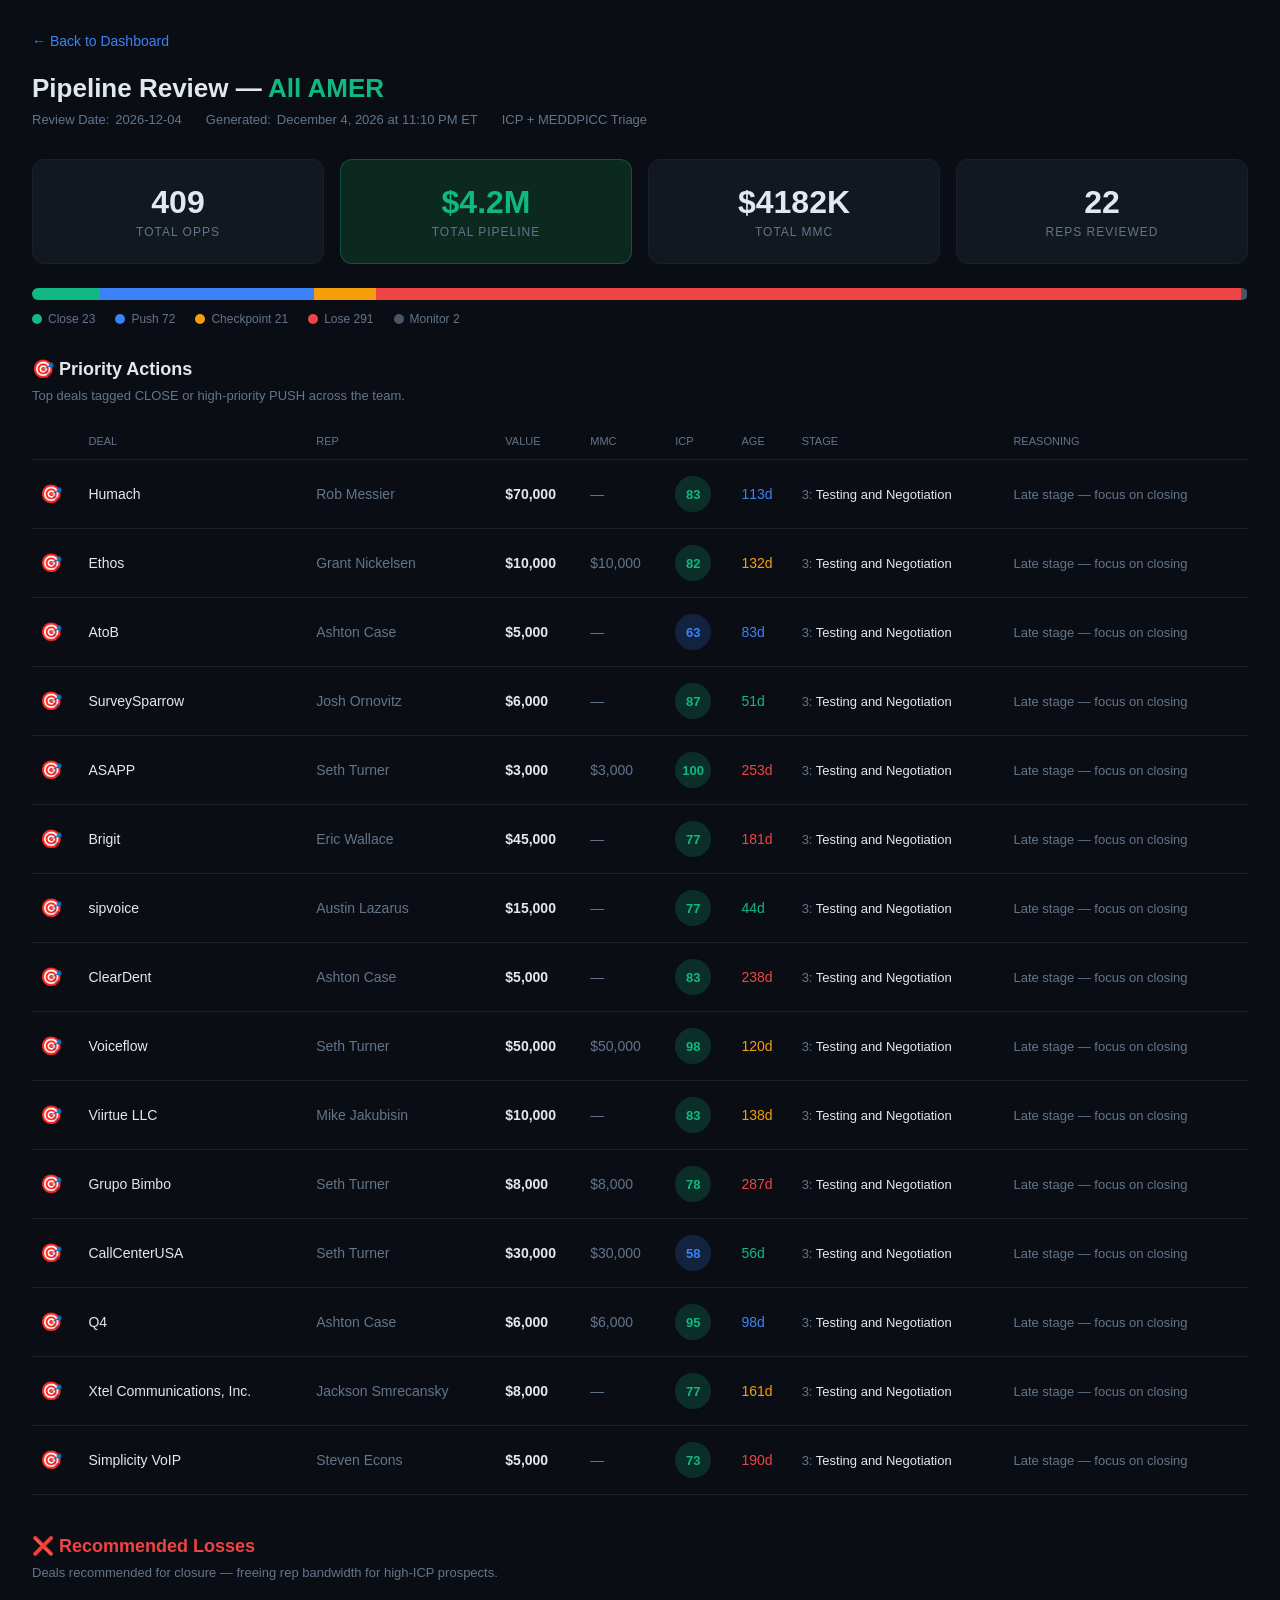
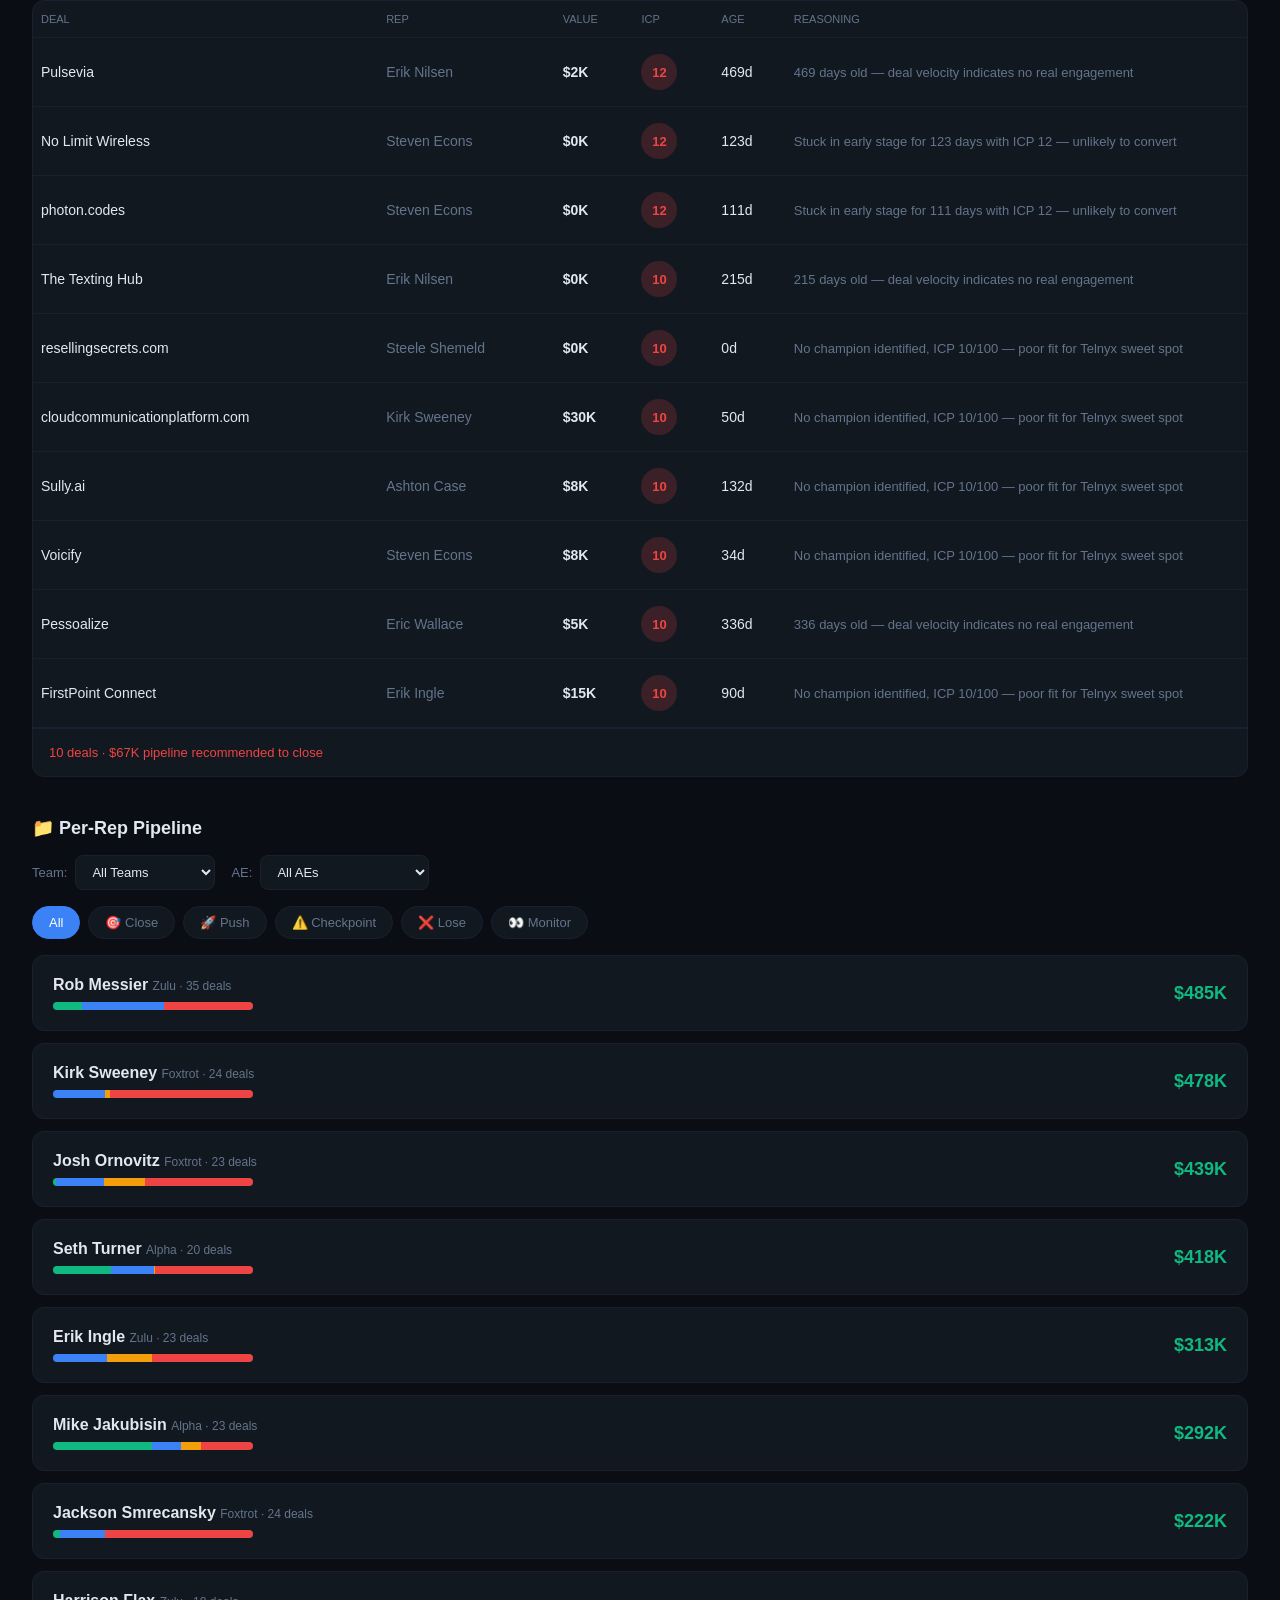
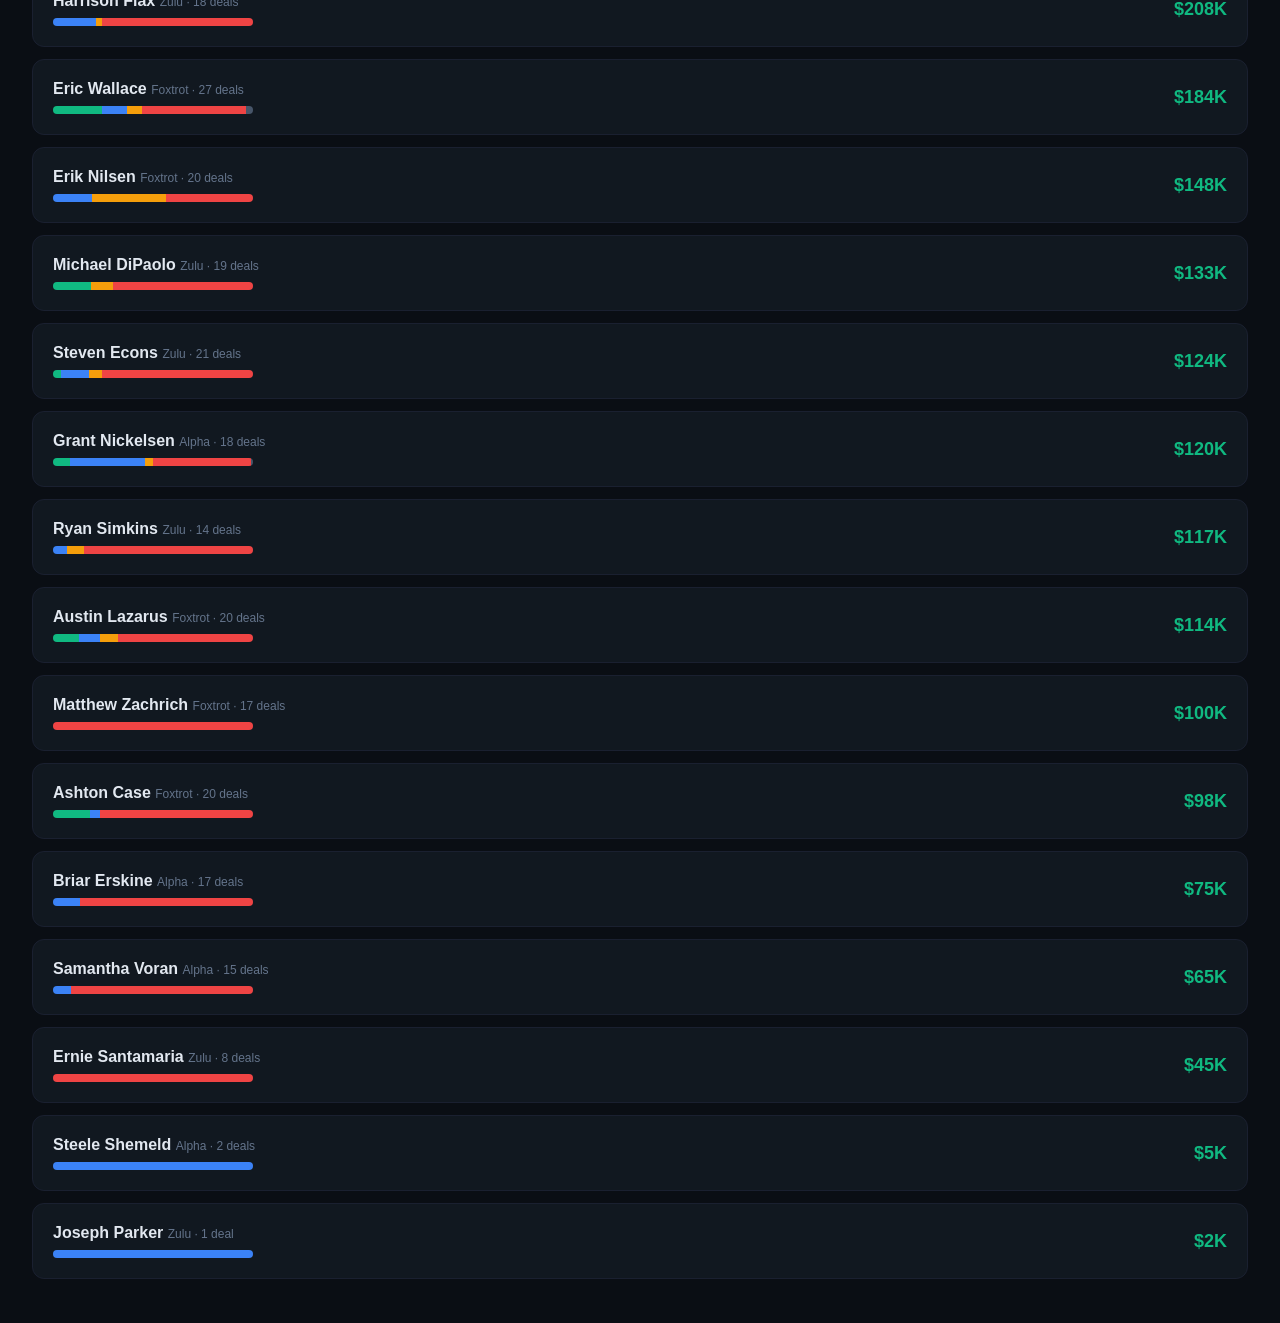
<file: static/pipeline-review.html>
<!DOCTYPE html>
<html lang="en">
<head>
    <meta charset="UTF-8">
    <meta name="viewport" content="width=device-width, initial-scale=1.0">
    <title>Pipeline Review — AMER</title>
    <style>
        :root { --bg:#0a0e14; --card:#111820; --card-hl:#0c2920; --border:#1a2030; --text:#e2e8f0; --muted:#64748b; --green:#10b981; --blue:#3b82f6; --yellow:#f59e0b; --red:#ef4444; --gray:#475569; }
        * { margin:0; padding:0; box-sizing:border-box; }
        body { font-family:-apple-system,BlinkMacSystemFont,'Segoe UI',Roboto,sans-serif; background:var(--bg); color:var(--text); min-height:100vh; }
        .container { max-width:1400px; margin:0 auto; padding:32px; }
        
        .header h1 { font-size:26px; font-weight:600; margin-bottom:8px; }
        .header h1 span { color:var(--green); }
        .meta { display:flex; gap:24px; color:var(--muted); font-size:13px; margin-bottom:32px; }
        .meta span { display:flex; align-items:center; gap:6px; }
        
        .metrics { display:grid; grid-template-columns:repeat(4,1fr); gap:16px; margin-bottom:24px; }
        .metric { background:var(--card); border:1px solid var(--border); border-radius:12px; padding:24px; text-align:center; }
        .metric.highlight { background:var(--card-hl); border-color:#10b98150; }
        .metric-value { font-size:32px; font-weight:700; margin-bottom:4px; }
        .metric.highlight .metric-value { color:var(--green); }
        .metric-label { font-size:12px; color:var(--muted); text-transform:uppercase; letter-spacing:1px; }
        
        .progress-bar { display:flex; height:12px; border-radius:6px; overflow:hidden; margin-bottom:12px; }
        .progress-bar div { height:100%; }
        .progress-close { background:var(--green); }
        .progress-push { background:var(--blue); }
        .progress-checkpoint { background:var(--yellow); }
        .progress-lose { background:var(--red); }
        .progress-monitor { background:var(--gray); }
        
        .legend { display:flex; gap:20px; font-size:12px; color:var(--muted); margin-bottom:32px; }
        .legend span { display:flex; align-items:center; gap:6px; }
        .legend-dot { width:10px; height:10px; border-radius:50%; }
        
        .section-header { display:flex; align-items:center; gap:8px; font-size:18px; font-weight:600; margin-bottom:8px; }
        .section-sub { color:var(--muted); font-size:13px; margin-bottom:20px; }
        
        table { width:100%; border-collapse:collapse; }
        th { text-align:left; font-size:11px; text-transform:uppercase; color:var(--muted); padding:12px 8px; border-bottom:1px solid var(--border); font-weight:500; }
        td { padding:16px 8px; border-bottom:1px solid var(--border); font-size:14px; vertical-align:middle; }
        tr:hover { background:#ffffff05; }
        
        .deal-icon { font-size:18px; }
        .deal-name { font-weight:500; }
        .rep-name { color:var(--muted); }
        .value { font-weight:600; }
        .mmc { color:var(--muted); }
        
        .icp-score { width:36px; height:36px; border-radius:50%; display:flex; align-items:center; justify-content:center; font-weight:600; font-size:13px; }
        .icp-high { background:#10b98130; color:var(--green); }
        .icp-med { background:#3b82f630; color:var(--blue); }
        .icp-low { background:#f59e0b30; color:var(--yellow); }
        .icp-poor { background:#ef444430; color:var(--red); }
        
        .stage { font-size:13px; }
        .stage-num { color:var(--muted); }
        .reasoning { color:var(--muted); font-size:13px; max-width:300px; }
        .age { font-weight:500; }
        .age-fresh { color:var(--green); }
        .age-normal { color:var(--blue); }
        .age-stale { color:var(--yellow); }
        .age-old { color:var(--red); }
        
        .back-link { display:inline-block; margin-bottom:24px; color:var(--blue); text-decoration:none; font-size:14px; }
    </style>
</head>
<body>
    <div class="container">
        <a href="/" class="back-link">← Back to Dashboard</a>
        
        <div class="header">
            <h1>Pipeline Review — <span id="team-name">All AMER</span></h1>
            <div class="meta">
                <span>Review Date: <span id="review-date">2026-03-05</span></span>
                <span>Generated: <span id="gen-time"></span></span>
                <span>ICP + MEDDPICC Triage</span>
            </div>
        </div>

        <div class="metrics">
            <div class="metric">
                <div class="metric-value" id="total-opps">0</div>
                <div class="metric-label">Total Opps</div>
            </div>
            <div class="metric highlight">
                <div class="metric-value" id="total-pipeline">$0</div>
                <div class="metric-label">Total Pipeline</div>
            </div>
            <div class="metric">
                <div class="metric-value" id="total-mmc">$0</div>
                <div class="metric-label">Total MMC</div>
            </div>
            <div class="metric">
                <div class="metric-value" id="reps-count">0</div>
                <div class="metric-label">Reps Reviewed</div>
            </div>
        </div>

        <div class="progress-bar" id="progress-bar"></div>
        <div class="legend" id="legend"></div>

        <div class="section-header">🎯 Priority Actions</div>
        <div class="section-sub">Top deals tagged CLOSE or high-priority PUSH across the team.</div>

        <table>
            <thead>
                <tr>
                    <th></th>
                    <th>Deal</th>
                    <th>Rep</th>
                    <th>Value</th>
                    <th>MMC</th>
                    <th>ICP</th>
                    <th>Age</th>
                    <th>Stage</th>
                    <th>Reasoning</th>
                </tr>
            </thead>
            <tbody id="deals-table"></tbody>
        </table>

        <!-- Recommended Losses -->
        <div style="margin-top:40px">
            <div class="section-header" style="color:var(--red)">❌ Recommended Losses</div>
            <div class="section-sub">Deals recommended for closure — freeing rep bandwidth for high-ICP prospects.</div>
            <div style="background:var(--card);border:1px solid var(--border);border-radius:12px;overflow:hidden">
                <table>
                    <thead><tr><th>Deal</th><th>Rep</th><th>Value</th><th>ICP</th><th>Age</th><th>Reasoning</th></tr></thead>
                    <tbody id="losses-table"></tbody>
                </table>
                <div id="losses-summary" style="padding:16px;color:var(--red);font-size:13px;border-top:1px solid var(--border)"></div>
            </div>
        </div>

        <!-- Per-Rep Pipeline -->
        <div style="margin-top:40px">
            <div class="section-header">📁 Per-Rep Pipeline</div>
            
            <!-- Filter Row -->
            <div style="display:flex;gap:16px;align-items:center;margin:16px 0;flex-wrap:wrap">
                <!-- Team Filter -->
                <div style="display:flex;align-items:center;gap:8px">
                    <label style="color:var(--muted);font-size:13px">Team:</label>
                    <select id="team-filter" class="filter-select">
                        <option value="all">All Teams</option>
                        <option value="Zulu">Zulu</option>
                        <option value="Foxtrot">Foxtrot</option>
                        <option value="Alpha">Alpha</option>
                    </select>
                </div>
                
                <!-- AE Filter -->
                <div style="display:flex;align-items:center;gap:8px">
                    <label style="color:var(--muted);font-size:13px">AE:</label>
                    <select id="ae-filter" class="filter-select">
                        <option value="all">All AEs</option>
                    </select>
                </div>
            </div>
            
            <!-- Category Filter Buttons -->
            <div style="display:flex;gap:8px;margin:16px 0" id="rep-filters">
                <button class="filter-btn active" data-filter="all">All</button>
                <button class="filter-btn" data-filter="close">🎯 Close</button>
                <button class="filter-btn" data-filter="push">🚀 Push</button>
                <button class="filter-btn" data-filter="checkpoint">⚠️ Checkpoint</button>
                <button class="filter-btn" data-filter="lose">❌ Lose</button>
                <button class="filter-btn" data-filter="monitor">👀 Monitor</button>
            </div>
            <div id="rep-cards"></div>
        </div>
    </div>

    <style>
        .filter-btn { padding:8px 16px; border-radius:20px; border:1px solid var(--border); background:var(--card); color:var(--muted); font-size:13px; cursor:pointer; }
        .filter-btn.active { background:var(--blue); color:white; border-color:var(--blue); }
        .filter-btn:hover { border-color:var(--blue); }
        .filter-select { padding:8px 12px; border-radius:8px; border:1px solid var(--border); background:var(--card); color:var(--text); font-size:13px; cursor:pointer; min-width:140px; }
        .filter-select:focus { outline:none; border-color:var(--blue); }
        .rep-card { background:var(--card); border:1px solid var(--border); border-radius:12px; padding:20px; margin-bottom:12px; display:flex; justify-content:space-between; align-items:center; cursor:pointer; transition:border-color 0.15s; }
        .rep-card:hover { border-color:var(--blue); }
        .rep-name-big { font-size:16px; font-weight:600; }
        .rep-bar { display:flex; height:8px; width:200px; border-radius:4px; overflow:hidden; margin-top:8px; }
        .rep-pipeline { font-size:18px; font-weight:600; color:var(--green); }
    </style>

    <script>
        // Global state
        let allDeals = [];
        let currentFilters = { team: 'all', ae: 'all', category: 'all' };

        async function load() {
            const res = await fetch('data.json');
            const data = await res.json();
            
            // Flatten all deals
            allDeals = [];
            Object.values(data.priority_queues).forEach(q => allDeals.push(...q.deals));
            
            // Add category to each deal
            allDeals.forEach(d => d.category = categorize(d));
            
            // Populate AE dropdown
            populateAEDropdown();
            
            // Initial render
            renderAll();
            
            // Setup filter listeners
            setupFilters();
        }

        function populateAEDropdown() {
            const aes = [...new Set(allDeals.map(d => d.owner).filter(Boolean))].sort();
            const select = document.getElementById('ae-filter');
            select.innerHTML = '<option value="all">All AEs</option>' + 
                aes.map(ae => `<option value="${ae}">${ae}</option>`).join('');
        }

        function setupFilters() {
            // Team filter
            document.getElementById('team-filter').addEventListener('change', e => {
                currentFilters.team = e.target.value;
                // Reset AE filter when team changes
                if (currentFilters.team !== 'all') {
                    updateAEDropdownForTeam(currentFilters.team);
                } else {
                    populateAEDropdown();
                }
                currentFilters.ae = 'all';
                document.getElementById('ae-filter').value = 'all';
                renderAll();
            });

            // AE filter
            document.getElementById('ae-filter').addEventListener('change', e => {
                currentFilters.ae = e.target.value;
                renderAll();
            });

            // Category filter buttons
            document.getElementById('rep-filters').addEventListener('click', e => {
                if (e.target.classList.contains('filter-btn')) {
                    document.querySelectorAll('.filter-btn').forEach(b => b.classList.remove('active'));
                    e.target.classList.add('active');
                    currentFilters.category = e.target.dataset.filter;
                    renderAll();
                }
            });
        }

        function updateAEDropdownForTeam(team) {
            const teamDeals = allDeals.filter(d => getTeam(d) === team);
            const aes = [...new Set(teamDeals.map(d => d.owner).filter(Boolean))].sort();
            const select = document.getElementById('ae-filter');
            select.innerHTML = '<option value="all">All AEs</option>' + 
                aes.map(ae => `<option value="${ae}">${ae}</option>`).join('');
        }

        function getTeam(d) {
            // Extract team from owner_role (e.g., "AE Team - Zulu" → "Zulu")
            if (d.owner_role) {
                if (d.owner_role.includes('Zulu')) return 'Zulu';
                if (d.owner_role.includes('Foxtrot')) return 'Foxtrot';
                if (d.owner_role.includes('Alpha')) return 'Alpha';
            }
            // Fallback: assign based on owner name hash for demo
            if (d.owner) {
                const hash = d.owner.charCodeAt(0) % 3;
                return ['Zulu', 'Foxtrot', 'Alpha'][hash];
            }
            return 'Unknown';
        }

        function getFilteredDeals() {
            return allDeals.filter(d => {
                // Team filter
                if (currentFilters.team !== 'all' && getTeam(d) !== currentFilters.team) return false;
                // AE filter
                if (currentFilters.ae !== 'all' && d.owner !== currentFilters.ae) return false;
                // Category filter
                if (currentFilters.category !== 'all' && d.category !== currentFilters.category) return false;
                return true;
            });
        }

        function renderAll() {
            const deals = getFilteredDeals();
            const now = new Date();
            
            // Update header
            document.getElementById('review-date').textContent = now.toISOString().split('T')[0];
            document.getElementById('gen-time').textContent = now.toLocaleString('en-US', {month:'long',day:'numeric',year:'numeric',hour:'numeric',minute:'2-digit',hour12:true}) + ' ET';
            
            // Update team name in header
            let teamLabel = 'All AMER';
            if (currentFilters.team !== 'all') teamLabel = currentFilters.team;
            if (currentFilters.ae !== 'all') teamLabel = currentFilters.ae;
            document.getElementById('team-name').textContent = teamLabel;

            // Metrics
            const total = deals.length;
            const pipeline = deals.reduce((a,d) => a + (d.amount||0), 0);
            const reps = [...new Set(deals.map(d => d.owner))].length;

            document.getElementById('total-opps').textContent = total;
            document.getElementById('total-pipeline').textContent = '$' + (pipeline >= 1000000 ? (pipeline/1000000).toFixed(1) + 'M' : (pipeline/1000).toFixed(0) + 'K');
            document.getElementById('total-mmc').textContent = '$' + (pipeline/1000).toFixed(0) + 'K';
            document.getElementById('reps-count').textContent = reps;

            // Categorize for progress bar (use all filtered deals, not category-filtered)
            const dealsForBar = allDeals.filter(d => {
                if (currentFilters.team !== 'all' && getTeam(d) !== currentFilters.team) return false;
                if (currentFilters.ae !== 'all' && d.owner !== currentFilters.ae) return false;
                return true;
            });
            
            const cats = {close:[], push:[], checkpoint:[], lose:[], monitor:[]};
            dealsForBar.forEach(d => cats[d.category].push(d));

            // Progress bar
            const barTotal = dealsForBar.length || 1;
            const pct = cat => (cats[cat].length / barTotal * 100).toFixed(1);
            document.getElementById('progress-bar').innerHTML = `
                <div class="progress-close" style="width:${pct('close')}%"></div>
                <div class="progress-push" style="width:${pct('push')}%"></div>
                <div class="progress-checkpoint" style="width:${pct('checkpoint')}%"></div>
                <div class="progress-lose" style="width:${pct('lose')}%"></div>
                <div class="progress-monitor" style="width:${pct('monitor')}%"></div>
            `;
            document.getElementById('legend').innerHTML = `
                <span><div class="legend-dot" style="background:var(--green)"></div>Close ${cats.close.length}</span>
                <span><div class="legend-dot" style="background:var(--blue)"></div>Push ${cats.push.length}</span>
                <span><div class="legend-dot" style="background:var(--yellow)"></div>Checkpoint ${cats.checkpoint.length}</span>
                <span><div class="legend-dot" style="background:var(--red)"></div>Lose ${cats.lose.length}</span>
                <span><div class="legend-dot" style="background:var(--gray)"></div>Monitor ${cats.monitor.length}</span>
            `;

            // Priority table - top deals from close + push (filtered)
            const priority = [...cats.close, ...cats.push].slice(0, 15);
            document.getElementById('deals-table').innerHTML = priority.map(d => {
                const icon = d.category === 'close' ? '🎯' : '🚀';
                const icp = d.icp_score || d.meddic_score || 0;
                const icpClass = icp >= 70 ? 'icp-high' : icp >= 50 ? 'icp-med' : icp >= 35 ? 'icp-low' : 'icp-poor';
                const reasoning = getReasoning(d);
                const age = d.age_days || 0;
                return `<tr>
                    <td class="deal-icon">${icon}</td>
                    <td class="deal-name">${d.name.split(':')[0]}</td>
                    <td class="rep-name">${d.owner || '-'}</td>
                    <td class="value">$${(d.amount/1000).toFixed(0)},000</td>
                    <td class="mmc">${d.has_champion ? '$'+(d.amount/1000).toFixed(0)+',000' : '—'}</td>
                    <td><div class="icp-score ${icpClass}">${Math.round(icp)}</div></td>
                    <td class="age ${age < 60 ? 'age-fresh' : age < 120 ? 'age-normal' : age < 180 ? 'age-stale' : 'age-old'}">${age}d</td>
                    <td class="stage"><span class="stage-num">${getStageNum(d.stage)}:</span> ${getStageShort(d.stage)}</td>
                    <td class="reasoning">${reasoning}</td>
                </tr>`;
            }).join('');

            renderLosses(cats);
            renderReps(deals);
        }

        function categorize(d) {
            const icp = d.icp_score || d.meddic_score || 0;
            if (d.stage?.includes('Testing') && icp >= 45) return 'close';
            if (icp >= 55) return 'push';
            if (icp < 25) return 'lose';
            if (icp < 45) return 'checkpoint';
            return 'monitor';
        }

        function getStageNum(s) {
            if (!s) return '0';
            if (s.includes('Qualification')) return '0';
            if (s.includes('Discovery')) return '1';
            if (s.includes('Proposal')) return '2';
            if (s.includes('Testing')) return '3';
            if (s.includes('Ramp')) return '4';
            return '0';
        }

        function getStageShort(s) {
            if (!s) return 'Unknown';
            if (s.includes('Testing')) return 'Testing and Negotiation';
            if (s.includes('Proposal')) return 'Proposal and Quoting';
            if (s.includes('Discovery')) return 'Discovery & Scoping';
            if (s.includes('Qualification')) return 'AE Qualification';
            return s;
        }

        function getReasoning(d) {
            const stage = d.stage || '';
            const stageNum = getStageNum(stage);
            const icp = d.icp_score || d.meddic_score || 0;
            const amount = d.amount || 0;
            const amountK = (amount / 1000).toFixed(0);
            const nextStep = d.next_step || '';
            const ageInDays = d.age_days || 0;
            const lastActivity = d.last_activity_date ? new Date(d.last_activity_date) : null;
            const daysSinceActivity = lastActivity ? Math.floor((Date.now() - lastActivity.getTime()) / 86400000) : null;

            // 1. Late stage (Testing/Negotiation) with decent ICP → focus on closing
            if (stage.includes('Testing') && icp >= 45) {
                return 'Late stage — focus on closing';
            }

            // 2. Has champion with good amount → MMC impact
            if (d.has_champion && amount >= 40000) {
                return `$${amountK},000 MMC — high quota impact if closed`;
            }

            // 3. Stalled indicator from next_step field (contains date or waiting language)
            if (nextStep && (nextStep.match(/\d{1,2}\/\d{1,2}/) || nextStep.toLowerCase().includes('waiting') || nextStep.toLowerCase().includes('holding') || nextStep.toLowerCase().includes('dark'))) {
                const truncated = nextStep.length > 60 ? nextStep.substring(0, 57) + '...' : nextStep;
                return `Stalled indicator in next step: "${truncated}"`;
            }

            // 4. Old deal in early stage (Discovery or earlier, >120 days old)
            if (stageNum <= 1 && ageInDays > 120) {
                return `${ageInDays} days in early stage — should be further along or killed`;
            }

            // 5. Old deal stuck at Proposal stage (>150 days)
            if (stageNum === 2 && ageInDays > 150) {
                return `${ageInDays} days old at ${stageNum}: ${getStageShort(stage)} — needs checkpoint or close`;
            }

            // 6. No activity in 30+ days
            if (daysSinceActivity !== null && daysSinceActivity > 30 && icp < 55) {
                return `${daysSinceActivity} days since last activity — needs attention`;
            }

            // 7. Strong ICP fit
            if (icp >= 55) {
                return `ICP score ${Math.round(icp)}/100 — strong fit, worth investing time`;
            }

            // 8. Low ICP → checkpoint needed
            if (icp < 35) {
                return `ICP score ${Math.round(icp)}/100 — needs qualification checkpoint`;
            }

            // Default
            return 'Review next steps';
        }

        // Render losses
        function renderLosses(cats) {
            const losses = cats.lose.slice(0, 10);
            document.getElementById('losses-table').innerHTML = losses.length ? losses.map(d => {
                const ageInDays = d.age_days || 0;
                const icp = d.icp_score || d.meddic_score || 0;
                const reason = getLossReasoning(d, ageInDays);
                return `<tr>
                    <td class="deal-name">${d.name.split(':')[0]}</td>
                    <td class="rep-name">${d.owner || '-'}</td>
                    <td class="value">$${(d.amount/1000).toFixed(0)}K</td>
                    <td><div class="icp-score icp-poor">${Math.round(icp)}</div></td>
                    <td>${ageInDays}d</td>
                    <td class="reasoning">${reason}</td>
                </tr>`;
            }).join('') : '<tr><td colspan="6" style="text-align:center;color:var(--muted);padding:24px">No deals recommended for closure</td></tr>';
            const total = losses.reduce((a,d) => a + (d.amount||0), 0);
            document.getElementById('losses-summary').textContent = losses.length ? 
                `${losses.length} deals · $${(total/1000).toFixed(0)}K pipeline recommended to close` :
                'Pipeline looks healthy for current filter';
        }

        function getLossReasoning(d, ageInDays) {
            const icp = d.icp_score || d.meddic_score || 0;
            const stageNum = getStageNum(d.stage);
            const nextStep = d.next_step || '';
            
            // Very old deal
            if (ageInDays > 200) {
                return `${ageInDays} days old — deal velocity indicates no real engagement`;
            }
            
            // Early stage + old + low ICP
            if (stageNum <= 1 && ageInDays > 90 && icp < 30) {
                return `Stuck in early stage for ${ageInDays} days with ICP ${Math.round(icp)} — unlikely to convert`;
            }
            
            // No champion + low ICP
            if (!d.has_champion && icp < 25) {
                return `No champion identified, ICP ${Math.round(icp)}/100 — poor fit for Telnyx sweet spot`;
            }
            
            // Stalled with low ICP
            if (nextStep && (nextStep.toLowerCase().includes('waiting') || nextStep.toLowerCase().includes('dark')) && icp < 35) {
                return `Stalled on customer action with weak ICP — recommend closing`;
            }
            
            // Default: low ICP
            return `ICP score ${Math.round(icp)}/100 — poor fit, free up rep capacity`;
        }

        // Render per-rep cards
        function renderReps(deals) {
            const repData = {};
            deals.forEach(d => {
                const key = d.owner || 'Unassigned';
                if (!repData[key]) repData[key] = {deals:[], close:0, push:0, checkpoint:0, lose:0, monitor:0, total:0, team: getTeam(d)};
                repData[key].deals.push(d);
                repData[key][d.category] += d.amount || 0;
                repData[key].total += d.amount || 0;
            });
            
            const reps = Object.entries(repData).sort((a,b) => b[1].total - a[1].total);
            
            if (reps.length === 0) {
                document.getElementById('rep-cards').innerHTML = '<div style="text-align:center;color:var(--muted);padding:40px">No deals match current filters</div>';
                return;
            }
            
            document.getElementById('rep-cards').innerHTML = reps.map(([name, data]) => {
                const pcts = {
                    close: data.total ? (data.close/data.total*100) : 0,
                    push: data.total ? (data.push/data.total*100) : 0,
                    checkpoint: data.total ? (data.checkpoint/data.total*100) : 0,
                    lose: data.total ? (data.lose/data.total*100) : 0,
                    monitor: data.total ? (data.monitor/data.total*100) : 0
                };
                const dealCount = data.deals.length;
                return `<div class="rep-card" onclick="toggleRepDeals('${name.replace(/'/g, "\\'")}')">
                    <div>
                        <div class="rep-name-big">${name} <span style="color:var(--muted);font-size:12px;font-weight:400">${data.team} · ${dealCount} deal${dealCount !== 1 ? 's' : ''}</span></div>
                        <div class="rep-bar">
                            <div style="width:${pcts.close}%;background:var(--green)"></div>
                            <div style="width:${pcts.push}%;background:var(--blue)"></div>
                            <div style="width:${pcts.checkpoint}%;background:var(--yellow)"></div>
                            <div style="width:${pcts.lose}%;background:var(--red)"></div>
                            <div style="width:${pcts.monitor}%;background:var(--gray)"></div>
                        </div>
                    </div>
                    <div class="rep-pipeline">$${(data.total/1000).toFixed(0)}K</div>
                </div>
                <div class="rep-deals" id="deals-${name.replace(/[^a-zA-Z0-9]/g, '_')}" style="display:none;margin-bottom:12px;margin-left:20px">
                    ${data.deals.map(d => {
                        const catColors = {close:'var(--green)',push:'var(--blue)',checkpoint:'var(--yellow)',lose:'var(--red)',monitor:'var(--gray)'};
                        const catIcons = {close:'🎯',push:'🚀',checkpoint:'⚠️',lose:'❌',monitor:'👀'};
                        return `<div style="display:flex;justify-content:space-between;padding:8px 12px;border-left:3px solid ${catColors[d.category]};background:var(--card);margin-bottom:4px;border-radius:0 8px 8px 0">
                            <span>${catIcons[d.category]} ${d.name.split(':')[0]}</span>
                            <span style="color:var(--muted)">$${(d.amount/1000).toFixed(0)}K · Stage ${getStageNum(d.stage)}</span>
                        </div>`;
                    }).join('')}
                </div>`;
            }).join('');
        }

        function toggleRepDeals(name) {
            const id = 'deals-' + name.replace(/[^a-zA-Z0-9]/g, '_');
            const el = document.getElementById(id);
            if (el) el.style.display = el.style.display === 'none' ? 'block' : 'none';
        }

        load();
    </script>
</body>
</html>
</file>
